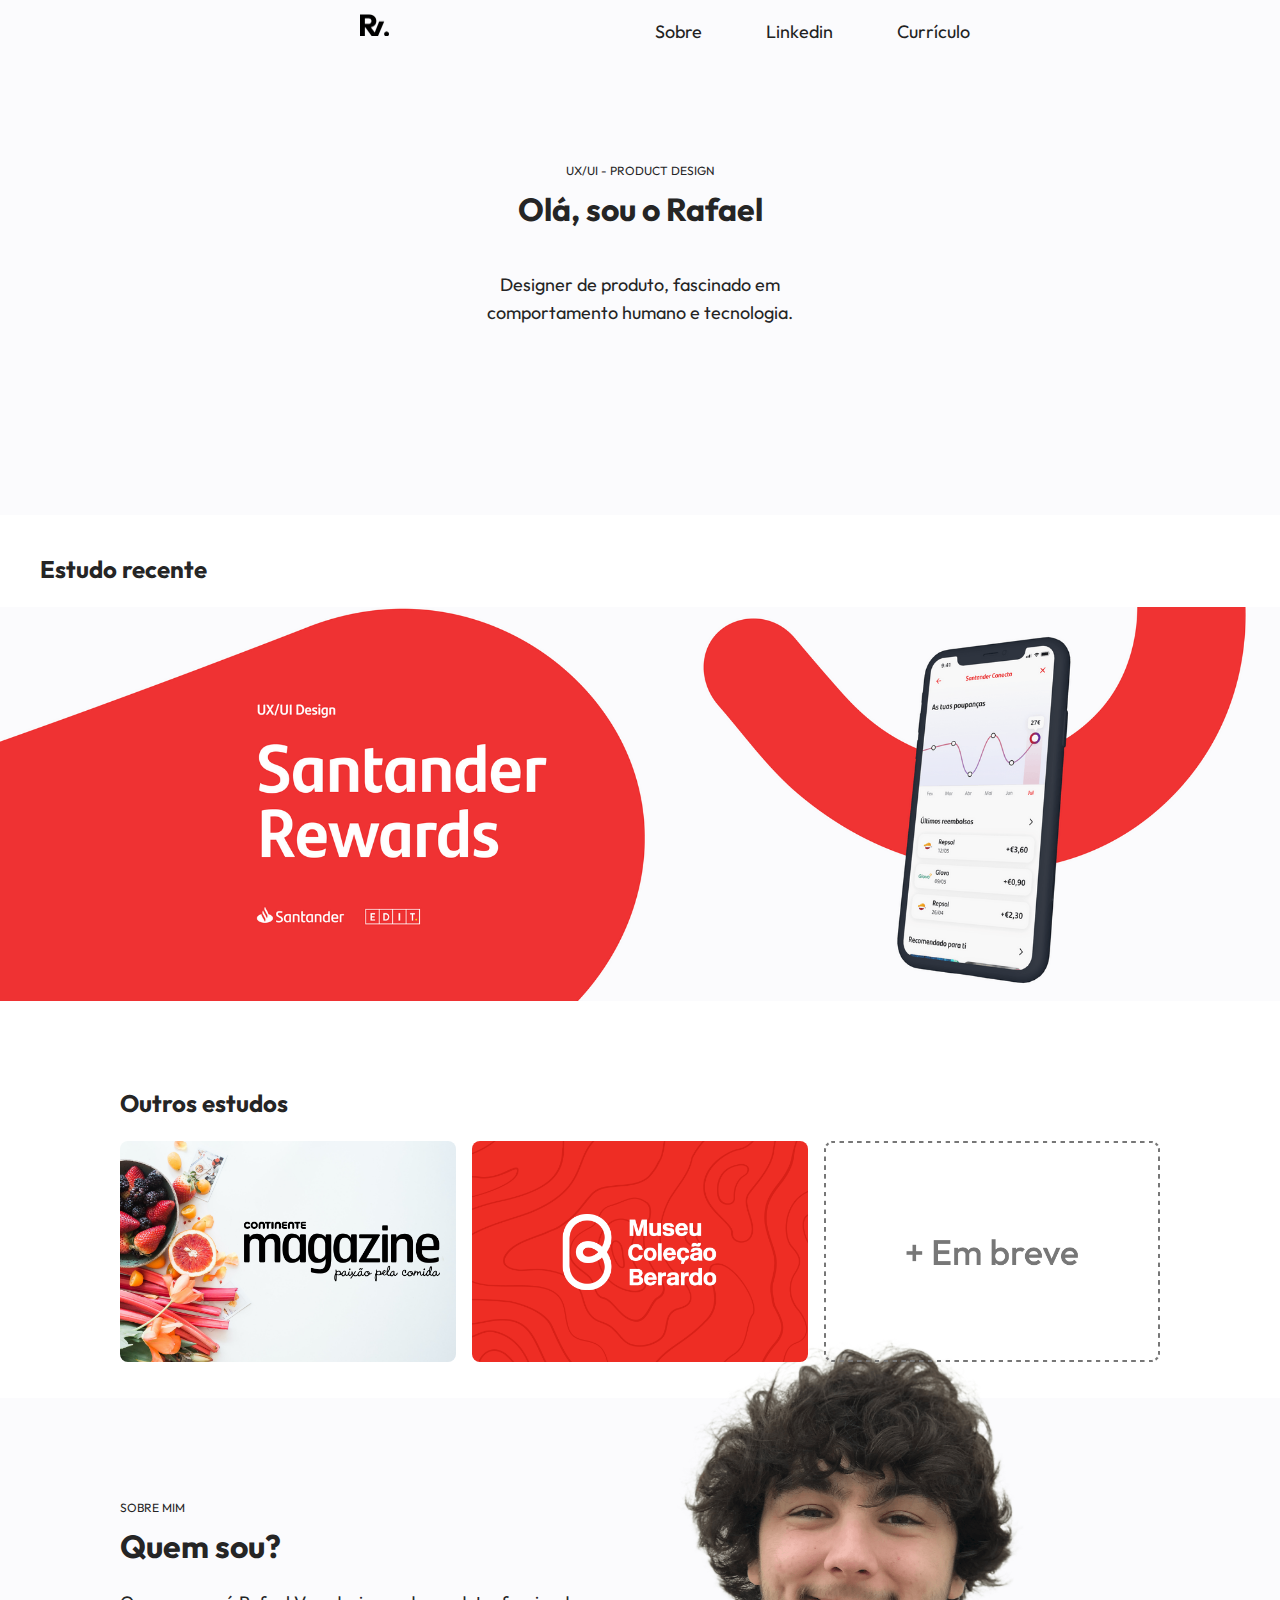
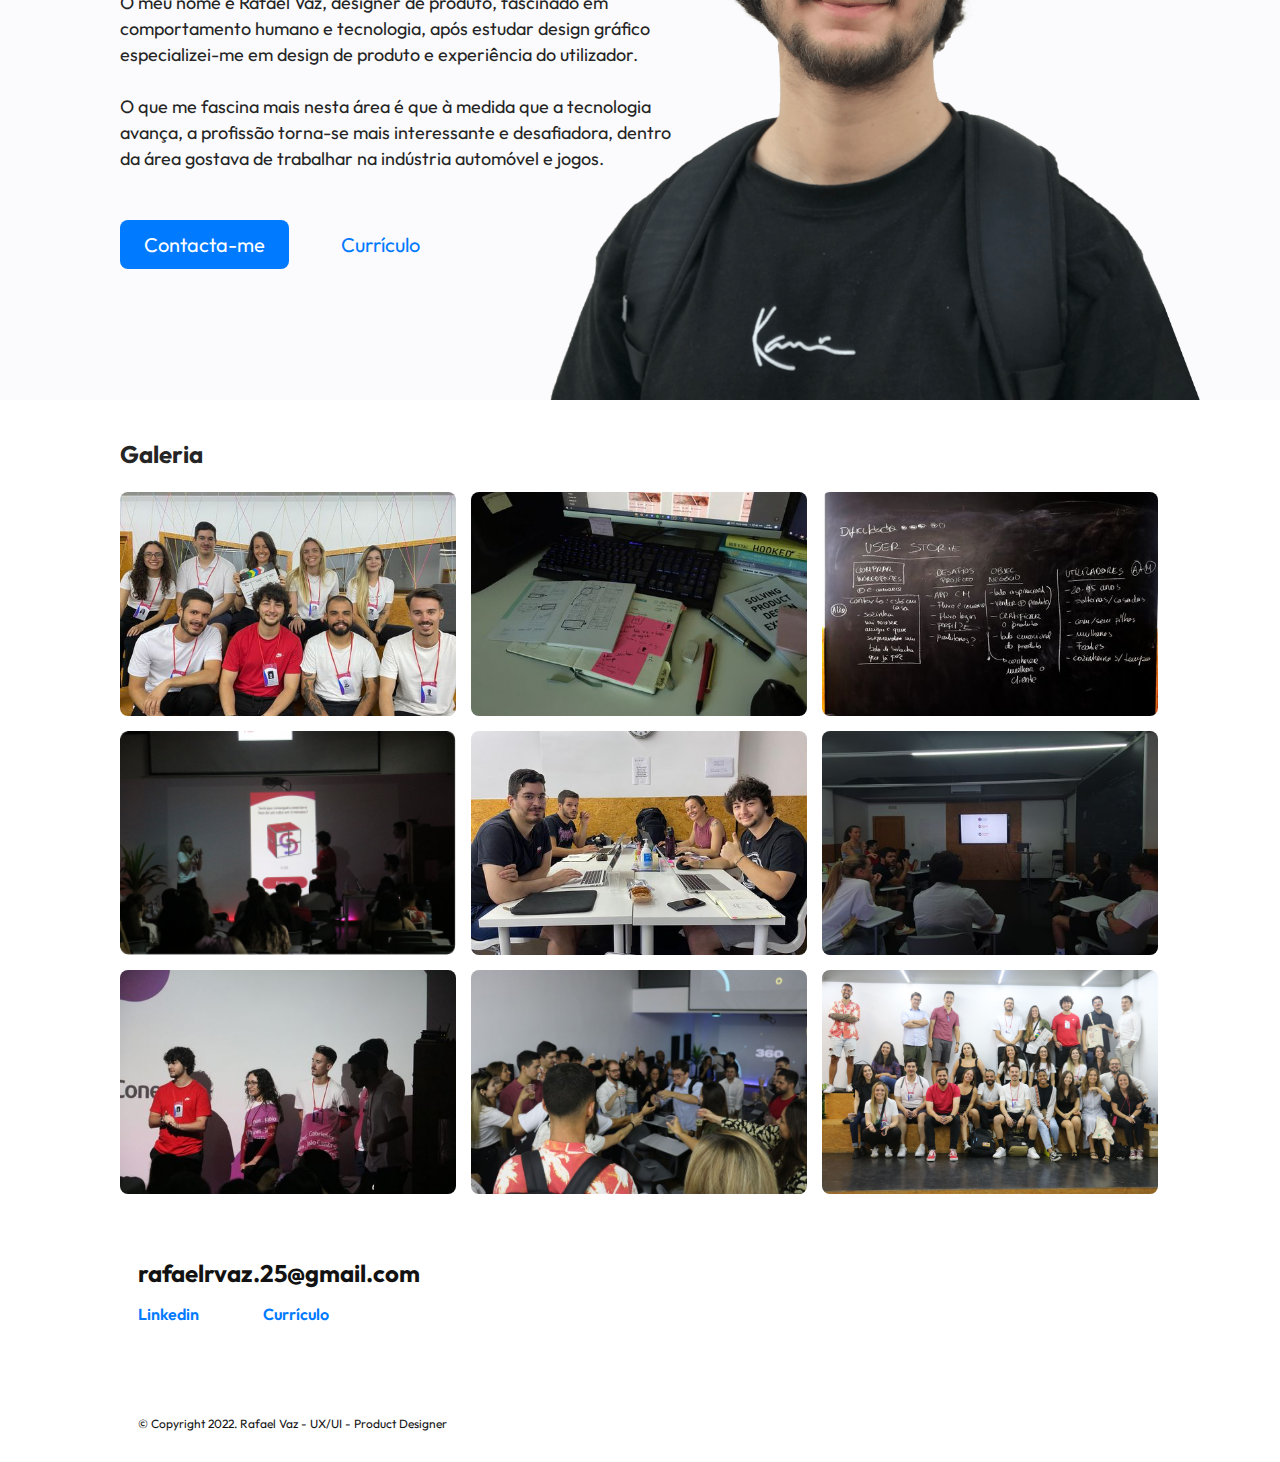
<file: index_fr.html>
<!DOCTYPE html>
<html lang="en">
  <head>
    <meta charset="UTF-8" />
    <meta http-equiv="X-UA-Compatible" content="IE=edge" />
    <meta name="viewport" content="width=device-width, initial-scale=1.0" />
    <title>Rafa Stuff</title>
    <link rel="stylesheet" href="style1.css" />
  </head>
  <body>
      
        <div class="nav-container">
          <a href="#" class="logo-link">
            <img
              class="logo"
              src="/assets/62fd0909642a37f37a708fba/logo.png"
              loading="lazy"
            />
          </a>
          <nav class="navbar">
            <a class="nav-link" href="#about-me">Sobre</a>
            <a
              href="https://www.linkedin.com/in/rafastuff"
              target="_blank"
              class="nav-link"
              >Linkedin</a
            >
            <a
              href="https://www.linkedin.com/in/rafastuff"
              target="_blank"
              class="nav-link"
              >Currículo</a
            >
          </nav>
        </div>
      

      <div class="section-hello">
        <div class="container">
          <div class="label-text">UX/UI - PRODUCT DESIGN</div>
          <h1 class="heading">Olá, sou o Rafael</h1>
          <p class="paragraph-1">
            Designer de produto, fascinado em comportamento humano e tecnologia.
          </p>
        </div>
      </div>
    </div>

    <div class="section-2">
      <div class="container">
        <h2 class="heading-2">Estudo recente</h2>
      </div>
      <a href="/santander.html" class="banner-grande inline-block">
        <img
          src="assets/62fd0909642a37f37a708fba/santander.png"
          alt=""
          loading="lazy"
          class="banner-grande"
        />
      </a>
    </div>

    <div class="section-3">
      <div class="w-container">
        <h2 class="outros-estudos">Outros estudos</h2>
        <div class="layout-grid other-works">
          <a
            href="/contiente"
            class="card-outros-estudos w-inline-block"
            style="
              -webkit-transform: translate3d(0, 0, 0) scale3d(1, 1, 1)
                rotateX(0) rotateY(0) rotateZ(0) skew(0, 0);
              -moz-transform: translate3d(0, 0, 0) scale3d(1, 1, 1) rotateX(0)
                rotateY(0) rotateZ(0) skew(0, 0);
              -ms-transform: translate3d(0, 0, 0) scale3d(1, 1, 1) rotateX(0)
                rotateY(0) rotateZ(0) skew(0, 0);
              transform: translate3d(0, 0, 0) scale3d(1, 1, 1) rotateX(0)
                rotateY(0) rotateZ(0) skew(0, 0);
            "
          >
            <div style="display: none" class="div-block-14"></div>
            <img
              src="assets/62fd0909642a37f37a708fba/continente.png"
              alt=""
              loading="lazy"
              sizes="(max-width: 479px) 0px, (max-width: 991px) 100vw, 86vw"
              class="image-18"
            />
          </a>
          <a
            href="/museu-berardo"
            style="
              -webkit-transform: translate3d(0, 0, 0) scale3d(1, 1, 1)
                rotateX(0) rotateY(0) rotateZ(0) skew(0, 0);
              -moz-transform: translate3d(0, 0, 0) scale3d(1, 1, 1) rotateX(0)
                rotateY(0) rotateZ(0) skew(0, 0);
              -ms-transform: translate3d(0, 0, 0) scale3d(1, 1, 1) rotateX(0)
                rotateY(0) rotateZ(0) skew(0, 0);
              transform: translate3d(0, 0, 0) scale3d(1, 1, 1) rotateX(0)
                rotateY(0) rotateZ(0) skew(0, 0);
            "
            class="card-outros-estudos w-inline-block"
          >
            <div class="div-block-14 _2-0"></div>
            <img
              src="assets/62fd0909642a37f37a708fba/berardo.png"
              alt=""
              class="image-18"
            />
          </a>
          <img
            src="assets/62fd0909642a37f37a708fba/em-breve.png"
            alt=""
            class="em-breve"
          />
        </div>
      </div>
    </div>

    <section id="about-me" class="about-me homepage w-clearfix section">
      <div class="w-container container">
        <div class="label-text">Sobre mim</div>
        <h1 class="heading">Quem sou?</h1>
        <p class="paragraph">
          O meu nome é Rafael Vaz, designer de produto, fascinado em
          comportamento humano e tecnologia, após estudar design gráfico
          especializei-me em design de produto e experiência do utilizador.
          <br /><br />O que me fascina mais nesta área é que à medida que a
          tecnologia avança, a profissão torna-se mais interessante e
          desafiadora, dentro da área gostava de trabalhar na indústria
          automóvel e jogos.<br />
        </p>
        <a
          href="https://www.linkedin.com/in/rafastuff"
          target="_blank"
          class="button w-button"
          >Contacta-me</a
        >
        <a
          href="https://uploads-ssl.webflow.com/62fd0909642a37f37a708fba/63c03d246105e8311aa58cc5_cv_pt.pdf"
          target="_blank"
          class="button resume w-button"
          >Currículo</a
        >
      </div>
      <img
        src="assets/62fd0909642a37f37a708fba/perfil.png"
        loading="lazy"
        sizes="(max-width: 479px) 0px, (max-width: 991px) 100vw, 650px"
        alt=""
        class="euzim"
      />
    </section>
    <div class="section-3">
      <div class="w-container">
        <h2 class="heading-2">Galeria</h2>
        <div class="gallery">
          
            <img
              src="assets/62fd0909642a37f37a708fba/galaria1.jpg"
              alt=""
              width="486"
              class="image-16"
            />
          
          
            <img
              src="assets/62fd0909642a37f37a708fba/garelia2.jpg"
              alt=""
              width="486"
              class="image-16"
            />
          
          
            <img
              src="assets/62fd0909642a37f37a708fba/galaria3.jpg"
              alt=""
              width="486"
              class="image-16"
            />
         
          
            <img
              src="assets/62fd0909642a37f37a708fba/galaria4.png"
              alt=""
              width="486"
              class="image-16"
            />


            <img
              src="assets/62fd0909642a37f37a708fba/galaria5.jpg"
              alt=""
              width="486"
              class="image-16"
            />


            <img
              src="assets/62fd0909642a37f37a708fba/galaria6.jpg"
              alt=""
              width="486"
              class="image-16"
            />


            <img
              src="assets/62fd0909642a37f37a708fba/galaria7.jpg"
              alt=""
              width="486"
              class="image-16"
            />


            <img
              src="assets/62fd0909642a37f37a708fba/galaria8.jpg"
              alt=""
              width="486"
              class="image-16"
            />


            <img
              src="assets/62fd0909642a37f37a708fba/galaria9.jpg"
              alt=""
              width="486"
              class="image-16"
            />

        </div>
        <h2 class="email-c-icon">rafaelrvaz.25@gmail.com</h2>
        <a href="https://www.linkedin.com/in/rafastuff"
        target="_blank"
        class="link-externo w-button">Linkedin</a>
        
        <a
            href="https://uploads-ssl.webflow.com/62fd0909642a37f37a708fba/63c03d246105e8311aa58cc5_cv_pt.pdf"
            target="_blank"
            class="link-externo w-button"
            >Currículo</a
          >
          <div class="copyright">
              © Copyright 2022. Rafael Vaz - UX/UI - Product Designer
          </div>
      </div>
    </div>
  </body>
</html>
</file>
<file: style1.css>
@import url("https://fonts.googleapis.com/css2?family=Outfit:wght@400;500;600;700;800;900&family=Poppins:wght@300;400;500;600&display=swap");

body {
  margin: 0;
}

.container {
  margin-left: auto;
  margin-right: auto;
  max-width: 1200px;
}

.w-container {
  margin-left: auto;
  margin-right: auto;
  max-width: 1040px;
}

/* NAVBAR BEGINNING ---------------------*/
.nav-container {
  position: fixed;
  overflow: hidden;
  top: 0;
  right: 0;
  left: 0;
  z-index: 5;
  padding-left: 360px;
  padding-right: 280px;
  background-color: #fbfbfd;
}

.navbar {
  position: static;
  float: right;
}

.logo-link {
  position: relative;
  float: left;
  text-decoration: none;
  color: #333;
}

.logo {
  display: inline-block;
  overflow: visible;
  max-width: 29px;
  padding-top: 14px;
}

.nav-link {
  position: relative;
  display: inline-block;
  vertical-align: top;
  text-decoration: none;
  color: #222;
  padding: 20px;
  text-align: left;
  margin-left: auto;
  margin-right: auto;
  padding-right: 30px;
  padding-left: 30px;
  font-family: Outfit, sans-serif;
  font-size: 18px;
  font-weight: 400;
}

.nav-link:hover {
  color: #007aff;
  font-weight: 400;
}

/* NAVBAR ENDING ---------------------- */

.section-hello {
  position: static;
  display: block;
  padding-top: 165px;
  padding-bottom: 140px;
  -webkit-box-orient: vertical;
  -webkit-box-direction: normal;
  -webkit-flex-direction: column;
  -ms-flex-direction: column;
  flex-direction: column;
  background-color: #fbfbfd;
  text-align: center;
}

.label-text {
  margin-top: 0;
  margin-bottom: 12px;
  padding-top: 0;
  padding-bottom: 0;
  font-family: Outfit, sans-serif;
  color: #252525;
  font-size: 12px;
  line-height: 1;
  font-weight: 400;
  text-decoration: none;
  text-transform: uppercase;
}

.heading {
  margin-top: 0;
  margin-bottom: 24px;
  font-family: Outfit, sans-serif;
  color: #252525;
  font-size: 32px;
  text-decoration: none;
}

.paragraph-1 {
  position: static;
  display: inline-block;
  overflow: visible;
  width: auto;
  max-width: 350px;
  margin-bottom: 48px;
  font-family: Outfit, sans-serif;
  color: #252525;
  font-size: 18px;
  line-height: 28px;
  font-weight: 400;
  white-space: normal;
  -o-object-fit: fill;
  object-fit: fill;
}

.section-2 {
  display: block;
  padding-top: 40px;
  padding-bottom: 0;
  -webkit-box-orient: vertical;
  -webkit-box-direction: normal;
  -webkit-flex-direction: column;
  -ms-flex-direction: column;
  flex-direction: column;
  background-color: transparent;
}

.heading-2 {
  margin-top: 0;
  margin-bottom: 24px;
  -webkit-box-orient: horizontal;
  -webkit-box-direction: normal;
  -webkit-flex-direction: row;
  -ms-flex-direction: row;
  flex-direction: row;
  font-family: Outfit, sans-serif;
  color: #252525;
  font-size: 24px;
  line-height: 28px;
  font-weight: 700;
  text-align: left;
  -o-object-fit: fill;
  object-fit: fill;
}

.inline-block {
  max-width: 100%;
  display: inline-block;
}

.banner-grande {
  display: block;
  width: 100%;
  height: 100%;
  margin-bottom: 24px;
  -webkit-transition: 0.2s;
  transition: 0.2s;
}

.banner-grande:hover {
  box-shadow: 0 0 8px 0 #9ba1a8;
  outline-offset: -1px;
  outline: #252525 solid 0.2px;
  -webkit-transform: scale(1.02);
  -ms-transform: scale(1.02);
  transform: scale(1.02);
}

.section-3 {
  display: block;
  margin-bottom: 32px;
  padding-top: 40px;
  padding-bottom: 0;
  -webkit-box-orient: vertical;
  -webkit-box-direction: normal;
  -webkit-flex-direction: column;
  -ms-flex-direction: column;
  flex-direction: column;
  background-color: transparent;
}

.outros-estudos {
  display: flex;
  margin-top: 24px;
  margin-bottom: 24px;
  -webkit-box-orient: horizontal;
  -webkit-box-direction: normal;
  -webkit-flex-direction: row;
  -ms-flex-direction: row;
  flex-direction: row;
  font-family: Outfit, sans-serif;
  color: #252525;
  font-size: 24px;
  line-height: 28px;
  font-weight: 700;
  -o-object-fit: fill;
  object-fit: fill;
}

.layout-grid {
  display: grid;
  grid-auto-columns: 1fr;
  grid-template-columns: 1fr 1fr;
  -ms-grid-rows: auto auto;
  grid-template-rows: auto auto;
  grid-row-gap: 16px;
  grid-column-gap: 16px;
}

.other-works {
  grid-auto-flow: column;
  -ms-grid-columns: minmax(200px, 1fr) 1fr 1fr;
  grid-template-columns: minmax(200px, 1fr) 1fr 1fr;
  -ms-grid-rows: auto;
  grid-template-rows: auto;
  -webkit-perspective: 1000px;
  perspective: 1000px;
}

.card-outros-estudos {
  position: relative;
  z-index: 1;
  border-radius: 8px;
  -webkit-perspective: 1000px;
  perspective: 1000px;
}

.image-18 {
  width: 100%;
  border-radius: 8px;
  -webkit-transition: 0.2s;
  transition: 0.2s;
}

.image-18:hover {
  box-shadow: none;
  outline-offset: -1px;
  outline: #252525 solid 0.2px;
  -webkit-transform: scale(1.02);
  -ms-transform: scale(1.02);
  transform: scale(1.02);
}

.div-block-14:hover {
  /* DOESNT WORK  */
  z-index: 4;
  position: absolute;
  left: 0;
  top: 0;
  right: 0;
  bottom: auto;
  width: 80%;
  height: 100%;
  margin-left: 33px;
  border-radius: 50%;
  background-color: #fff;
  opacity: 0.2;
  -webkit-filter: blur(20px);
  filter: blur(20px);
  -webkit-perspective: 100px;
  perspective: 100px;
  mix-blend-mode: hard-light;
}

.div-block-14._2-0:hover {
  opacity: 0.1;
}

.em-breve {
  width: 336px;
  height: 221px;
}

.about-me {
  padding-top: 104px;
  padding-bottom: 130px;
  -webkit-box-orient: vertical;
  -webkit-box-direction: normal;
  -webkit-flex-direction: column;
  -ms-flex-direction: column;
  flex-direction: column;
  background-color: #fbfbfd;
}

.about-me.homepage {
  border-radius: 0;
}

.w-clearfix:after,
.w-clearfix:before {
  content: " ";
  display: table;
  grid-column-start: 1;
  grid-row-start: 1;
  grid-column-end: 2;
  grid-row-end: 2;
}

.w-clearfix:after {
  clear: both;
}

.container-about-me {
  position: static;
  max-width: 1200px;
  padding-right: 80px;
  padding-left: 80px;
  text-align: left;
  margin: auto;
}


.button {
  position: static;
  margin-right: 48px;
  padding: 12px 24px;
  border-radius: 8px;
  background-color: #007aff;
  font-family: Outfit, sans-serif;
  color: #fff;
  font-size: 20px;
  background-clip: border-box;
  -webkit-text-fill-color: inherit;
  -o-object-fit: fill;
  object-fit: fill;
}

.button:hover {
  background-color: #0066d6;
}

.button:active {
  background-color: #1f4999;
}

.button:focus-visible {
  outline-offset: 4px;
  outline: #007aff solid 4px;
}

.w-button {
  display: inline-block;
  padding: 12px 24px;
  margin-right: 48px;
  background-color: #007aff;
  color: #fff;
  border: 0;
  line-height: inherit;
  text-decoration: none;
  cursor: pointer;
  border-radius: 8px;
}

.button.resume {
  margin-left: -24px;
  background-color: transparent;
  color: #007aff;
}

.button.resume:hover {
  background-color: #e9e9eb;
}

.button.resume:active {
  background-color: #d3d3d3;
}

.paragraph {
  position: static;
  overflow: visible;
  width: auto;
  max-width: 47ch;
  margin-bottom: 48px;
  font-family: Outfit, sans-serif;
  color: #252525;
  font-size: 18px;
  line-height: 26px;
  font-weight: 400;
  white-space: normal;
  -o-object-fit: fill;
  object-fit: fill;
}

.euzim {
  max-width: 650px;
  margin-top: -735px;
  margin-right: 80px;
  margin-bottom: -130px;
  float: right;
}

.gallery {
  display: grid;
  grid-template-columns: 0.25fr 0.25fr 0.25fr;
  row-gap: 15px;
  column-gap: 15px;

}

.image-16 {
  width: 336px;
  height: 224px;
  border-radius: 8px;
  -webkit-transition: 0.2s;
  transition: 0.3s;
}

.image-16:hover {
  box-shadow: 0 0 12px 0 #9ba1a8;
  outline-offset: -1px;
  outline: #252525 solid 1px;
  -webkit-transform: scale(1.03);
  -ms-transform: scale(1.03);
  transform: scale(1.03);
}

.link-externo {
  position: static;
  margin-right: 24px;
  padding: 8px 18px;
  border-radius: 8px;
  background-color: transparent;
  font-family: Outfit, sans-serif;
  color: #007aff;
  font-size: 16px;
  font-weight: 600;
  text-decoration: none;
  background-clip: border-box;
  -webkit-text-fill-color: inherit;
  -o-object-fit: fill;
  object-fit: fill;
}

.email-c-icon {
  position: static;
  display: block;
  max-width: 20ch;
  margin-top: 64px;
  margin-bottom: 8px;
  padding-left: 18px;
  -webkit-box-orient: horizontal;
  -webkit-box-direction: normal;
  -webkit-flex-direction: row;
  -ms-flex-direction: row;
  flex-direction: row;
  color: #121212;
  font-size: 24px;
  font-family: Outfit, sans-serif;
}

.copyright {
  margin-top: 86px;
  margin-bottom: 12px;
  margin-left: 0;
  padding-top: 0;
  padding-bottom: 0;
  padding-left: 18px;
  color: #121212;
  font-size: 12px;
  font-family: Outfit, sans-serif;
  line-height: 1;
  font-weight: 400;
  text-decoration: none;
}
</file>
